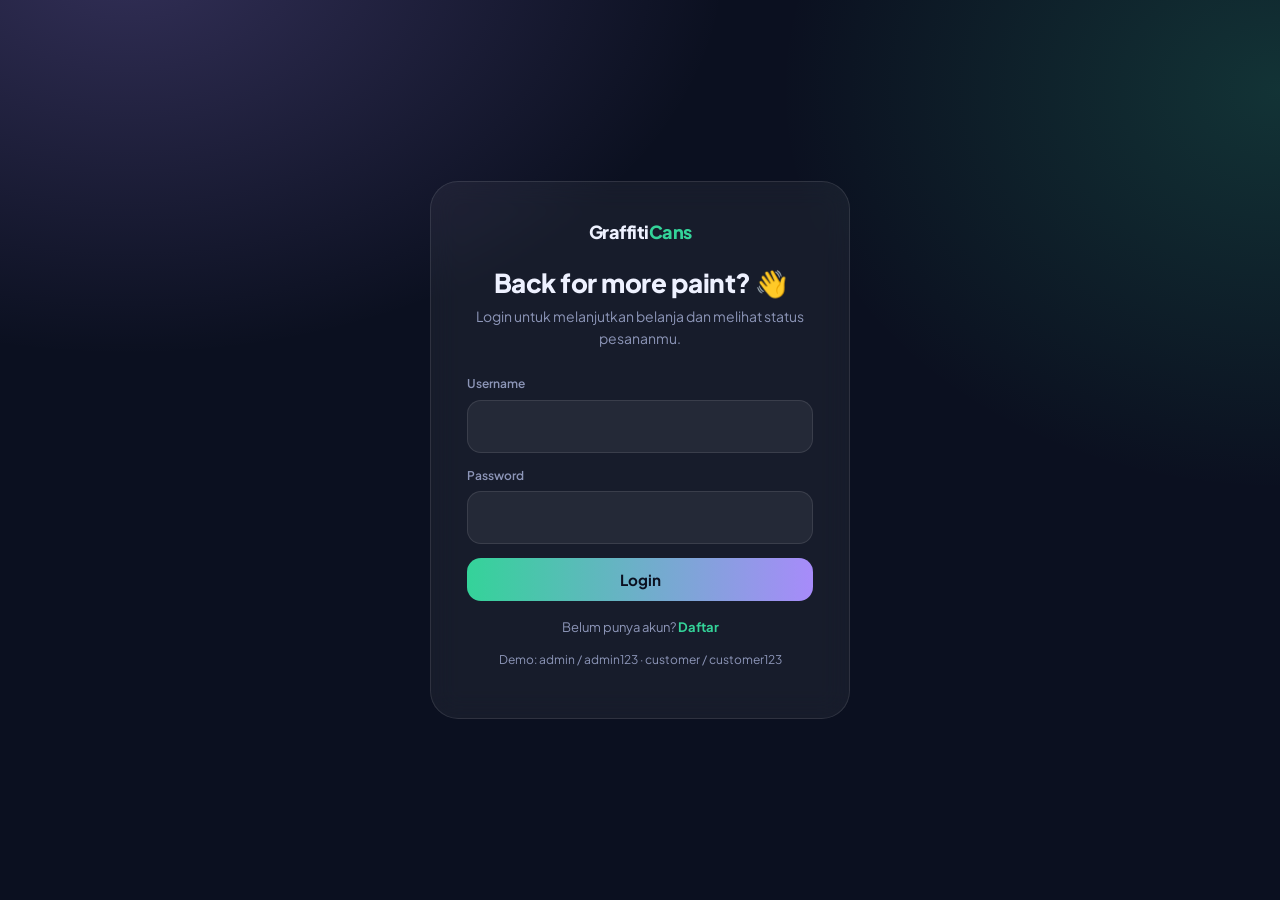
<file: index.html>
<!DOCTYPE html><html lang="id"><head><meta charset="UTF-8"><meta name="viewport" content="width=device-width,initial-scale=1">
<title>Login | Graffiti Cans Store</title>
<link href="https://fonts.googleapis.com/css2?family=Plus+Jakarta+Sans:wght@400;500;600;700;800&display=swap" rel="stylesheet">
<link rel="stylesheet" href="style.css"></head><body>
<main class="login-wrap"><div class="login-box">
<div class="logo">Graffiti<span>Cans</span></div>
<h2 id="ttl">Back for more paint? 👋</h2>
<p class="sub" id="sub">Login untuk melanjutkan belanja dan melihat status pesananmu.</p>
<div id="err" class="alert alert-error" style="display:none"></div>
<form id="f" class="form" novalidate>
<div class="field" id="fn" style="display:none"><label>Nama lengkap</label><input id="name" autocomplete="name"></div>
<div class="field"><label>Username</label><input id="user" autocomplete="username"></div>
<div class="field"><label>Password</label><input id="pass" type="password" autocomplete="current-password"></div>
<button class="btn btn-block" id="go">Login</button></form>
<p class="form-switch"><span id="sw">Belum punya akun?</span> <a href="#" id="tg">Daftar</a></p>
<p class="hint" style="margin-top:14px;text-align:center">Demo: admin / admin123 &middot; customer / customer123</p>
</div></main>
<script src="app.js"></script>
<script>
if(me())login(me());
let reg=false;const $=i=>document.getElementById(i);
function err(t){$('err').textContent=t;$('err').style.display=t?'block':'none'}
$('tg').onclick=e=>{e.preventDefault();reg=!reg;err('');$('fn').style.display=reg?'block':'none';
 $('go').textContent=reg?'Buat akun':'Login';$('tg').textContent=reg?'Login':'Daftar';$('sw').textContent=reg?'Sudah punya akun?':'Belum punya akun?';
 $('ttl').textContent=reg?'Pick your cans. Hit the wall. 🎨':'Back for more paint? 👋';
 $('sub').textContent=reg?'Buat akun untuk belanja dan melacak pesananmu.':'Login untuk melanjutkan belanja dan melihat status pesananmu.'};
$('f').onsubmit=e=>{e.preventDefault();err('');const u=$('user').value.trim().toLowerCase(),p=$('pass').value,n=$('name').value.trim(),all=users();
 if(!u||!p)return err('Username dan password wajib diisi.');
 if(reg){if(!n)return err('Nama lengkap wajib diisi.');if(p.length<6)return err('Password minimal 6 karakter.');
  if(all.some(x=>x.user===u))return err('Username sudah dipakai.');
  const nu={name:n,user:u,pass:p,role:'customer'};all.push(nu);LS.setItem('gc_users',JSON.stringify(all));return login(nu)}
 const f=all.find(x=>x.user===u&&x.pass===p);f?login(f):err('Username atau password salah.')};
</script></body></html>
</file>
<file: style.css>
/* GRAFFITI CANS STORE - style.css (tema mengikuti EduFlow: dark glass, pill nav) */
:root{--bg:#0b1020;--card:rgba(255,255,255,.05);--line:rgba(255,255,255,.1);--text:#eef1ff;--mute:#8d96b8;
--a:#34d399;--b:#a78bfa;--c:#fbbf24;--bad:#fb7185;--nav-h:64px;
--font-body:'Plus Jakarta Sans',system-ui,-apple-system,'Segoe UI',sans-serif}
*,*::before,*::after{box-sizing:border-box}
html{-webkit-text-size-adjust:100%}
body{margin:0;font-family:var(--font-body);line-height:1.55;background:var(--bg);color:var(--text);min-height:100vh;
display:flex;flex-direction:column;
background-image:radial-gradient(600px 400px at 10% -5%,rgba(167,139,250,.25),transparent),radial-gradient(500px 400px at 100% 10%,rgba(52,211,153,.18),transparent);background-attachment:fixed}
main{flex:1 0 auto}
h1,h2,h3{font-weight:800;letter-spacing:-.5px;line-height:1.15;margin:0 0 .5em}
a{color:inherit;text-decoration:none}
:focus-visible{outline:2px solid var(--b);outline-offset:2px}
.container{width:min(1000px,100% - 2.5rem);margin-inline:auto}

/* Buttons */
.btn{display:inline-block;padding:14px 22px;font:700 .95rem/1 var(--font-body);color:#0b1020;border:0;border-radius:14px;
background:linear-gradient(90deg,var(--a),var(--b));cursor:pointer;text-align:center}
.btn:hover{filter:brightness(1.1);color:#0b1020}
.btn-small{padding:10px 16px;font-size:.85rem;border-radius:999px}
.btn-block{display:block;width:100%;margin-top:6px}
.link-button{background:none;border:1px solid var(--line);color:var(--mute);padding:9px 14px;border-radius:999px;font:inherit;font-size:13px;cursor:pointer}
.link-button:hover{color:var(--text)}
.inline-form{display:inline;margin:0}

/* Header: pill nav melayang */
.site-header{position:sticky;top:0;z-index:50;padding:14px 20px;display:flex;justify-content:center}
.nav{display:flex;align-items:center;gap:6px;background:rgba(15,20,40,.75);border:1px solid var(--line);
backdrop-filter:blur(14px);border-radius:999px;padding:6px 8px 6px 20px;max-width:1000px;width:100%;margin:0}
.logo,.brand{font-weight:800;font-size:18px;letter-spacing:-.5px}
.logo span,.brand span{color:var(--a)}
.nav .brand{margin-right:auto}
.nav-links{display:flex;align-items:center;gap:2px}
.nav-links a{padding:9px 16px;border-radius:999px;font-size:14px;font-weight:600;color:var(--mute)}
.nav-links a:hover{background:linear-gradient(90deg,rgba(52,211,153,.2),rgba(167,139,250,.25));color:var(--text)}
.nav-links .btn{color:#0b1020;margin-left:6px}
.nav-links .btn:hover{color:#0b1020;background:linear-gradient(90deg,var(--a),var(--b))}
.nav-toggle{position:absolute;opacity:0;pointer-events:none}
.nav-burger{display:none;width:44px;height:44px;cursor:pointer;position:relative}
.nav-burger span,.nav-burger span::before,.nav-burger span::after{content:"";position:absolute;left:10px;width:24px;height:2px;background:var(--text)}
.nav-burger span{top:21px}.nav-burger span::before{top:-7px;left:0}.nav-burger span::after{top:7px;left:0}

/* Alerts */
.alert{padding:12px 16px;margin:12px 0;border-radius:14px;border:1px solid var(--line);background:var(--card);font-size:14px;font-weight:500}
.alert-error{border-color:rgba(251,113,133,.5);color:var(--bad)}
.alert-success{border-color:rgba(52,211,153,.5);color:var(--a)}
.alert-info{border-color:rgba(167,139,250,.5);color:var(--b)}

/* Forms */
.form h2{font-size:26px;margin-bottom:1rem}
.field{text-align:left;margin-bottom:14px}
.field label{font-size:12px;color:var(--mute);font-weight:600;display:block;margin-bottom:6px}
.field input,.field select,.field textarea{width:100%;padding:13px 16px;border-radius:14px;border:1px solid var(--line);
background:rgba(255,255,255,.06);color:var(--text);font:inherit;outline:none}
.field input:focus,.field select:focus,.field textarea:focus{border-color:var(--b)}
.field.has-error input{border-color:var(--bad)}
.error-text{display:block;margin-top:6px;font-size:13px;color:var(--bad)}
.hint{color:var(--mute);font-size:12px}
small.hint{display:block;margin-top:6px}
.form-switch{margin-top:16px;text-align:center;color:var(--mute);font-size:13px}
.form-switch a{color:var(--a);font-weight:700}

/* Login / register: kotak glass di tengah */
.login-wrap{min-height:calc(100vh - var(--nav-h) - 40px);display:flex;align-items:center;justify-content:center;padding:20px}
.login-box{width:100%;max-width:420px;background:var(--card);border:1px solid var(--line);border-radius:28px;padding:36px;backdrop-filter:blur(14px);text-align:center}
.login-box h2{font-size:26px;margin:22px 0 0}
.login-box p.sub{color:var(--mute);font-size:14px;margin:8px 0 26px}
.login-box .form h2{display:none}
.login-box .form{text-align:left}

/* Halaman placeholder / dashboard */
.stub{padding:18px 0 50px}
.stub h1{font-size:28px;margin:18px 0 4px}
.stub .lead{color:var(--mute);font-size:14px;margin-bottom:22px}
.card{background:var(--card);border:1px solid var(--line);border-radius:22px;padding:22px;margin-bottom:16px}
.card h3{font-size:16px;margin-bottom:4px}
.card p{margin:.3em 0;color:var(--mute);font-size:14px}
.pill{display:inline-block;padding:4px 12px;border-radius:999px;font-size:12px;font-weight:700;color:#0b1020;background:var(--b)}

/* Footer */
.site-footer{color:var(--mute);padding-top:2rem;margin-top:auto;font-size:14px}
.site-footer strong{color:var(--text)}
.site-footer a:hover{color:var(--a)}
.site-footer p{margin:.4rem 0 0}
.footer-grid{display:grid;grid-template-columns:2fr 1fr 1fr;gap:2rem}
.footer-bottom{padding:1.2rem 0;margin-top:1.5rem;border-top:1px solid var(--line);font-size:12px}

@media(max-width:860px){
  .footer-grid{grid-template-columns:1fr}
  .nav-burger{display:block}
  .nav-links{display:none;position:absolute;top:calc(100% + 8px);left:20px;right:20px;flex-direction:column;align-items:stretch;gap:4px;
    background:rgba(15,20,40,.95);border:1px solid var(--line);border-radius:22px;padding:12px;backdrop-filter:blur(14px)}
  .nav-toggle:checked ~ .nav-links{display:flex}
  .site-header .nav{position:relative}
  .site-header{position:sticky}
}
@media(prefers-reduced-motion:reduce){*{transition:none!important}}

/* ---------- Dashboard (mengikuti EduFlow) ---------- */
.kpis{display:grid;grid-template-columns:repeat(4,1fr);gap:14px;margin-bottom:16px}
.kpi{padding:18px;border-radius:20px;border:1px solid var(--line);background:var(--card);position:relative;overflow:hidden}
.kpi::after{content:"";position:absolute;left:0;top:0;height:3px;width:100%;background:var(--k,var(--a))}
.kpi small{font-size:11px;color:var(--mute);font-weight:600;text-transform:uppercase;letter-spacing:.8px}
.kpi b{display:block;font-size:30px;margin-top:6px;letter-spacing:-1px}
.kpi b.sm{font-size:20px;margin:12px 0 4px}
.kpi i{font-style:normal;font-size:12px;color:var(--a);font-weight:700}
.grid2{display:grid;grid-template-columns:1fr 1fr;gap:16px;margin-bottom:16px}
.grid2 .card{margin-bottom:0}
.card .s{font-size:12px;color:var(--mute);margin-bottom:16px}
.mute{color:var(--mute)}
.legend{display:flex;gap:16px;font-size:12px;color:var(--mute);margin-bottom:16px}
.dot{display:inline-block;width:9px;height:9px;border-radius:50%;margin-right:6px}
.row{margin-bottom:16px}
.row .t{display:flex;justify-content:space-between;font-size:13px;margin-bottom:6px;font-weight:600}
.track{height:10px;border-radius:99px;background:rgba(255,255,255,.07);overflow:hidden;margin-bottom:5px;display:flex}
.track span{height:100%}
.stage{display:grid;grid-template-columns:44px 1fr auto;gap:14px;align-items:center;margin-bottom:14px}
.num{width:44px;height:44px;border-radius:14px;display:grid;place-items:center;font-weight:800;background:rgba(167,139,250,.18);color:var(--b)}
.stage .name{font-weight:700;font-size:14px;margin-bottom:7px}
.stage .bar{height:14px;border-radius:99px;background:linear-gradient(90deg,var(--a),var(--b))}
.stage .val{font-size:22px;font-weight:800;min-width:60px;text-align:right}
@media(max-width:760px){.kpis{grid-template-columns:1fr 1fr}.grid2{grid-template-columns:1fr}}

/* ---------- Tambahan versi statis ---------- */
.grid3{display:grid;grid-template-columns:repeat(auto-fill,minmax(250px,1fr));gap:14px}
.grid3 .card{margin:0;display:flex;flex-direction:column;gap:6px}
.chips{display:flex;flex-wrap:wrap;gap:8px;margin-bottom:16px;align-items:center}
.chip{background:var(--card);border:1px solid var(--line);color:var(--mute);padding:8px 14px;border-radius:999px;font:600 13px var(--font-body);cursor:pointer}
.chip.on{background:linear-gradient(90deg,rgba(52,211,153,.25),rgba(167,139,250,.3));color:var(--text)}
.search{padding:10px 16px;border-radius:999px;border:1px solid var(--line);background:rgba(255,255,255,.06);color:var(--text);font:inherit;font-size:13px;outline:none;margin-left:auto}
.price{font-weight:800;font-size:18px;color:var(--text)}
.old{text-decoration:line-through;color:var(--mute);font-size:12px;margin-left:6px;font-weight:500}
.nav-links a.on{background:linear-gradient(90deg,rgba(52,211,153,.2),rgba(167,139,250,.25));color:var(--text)}
.card .pill.bad{background:var(--bad)}.card .pill.ok{background:var(--a)}
</file>
